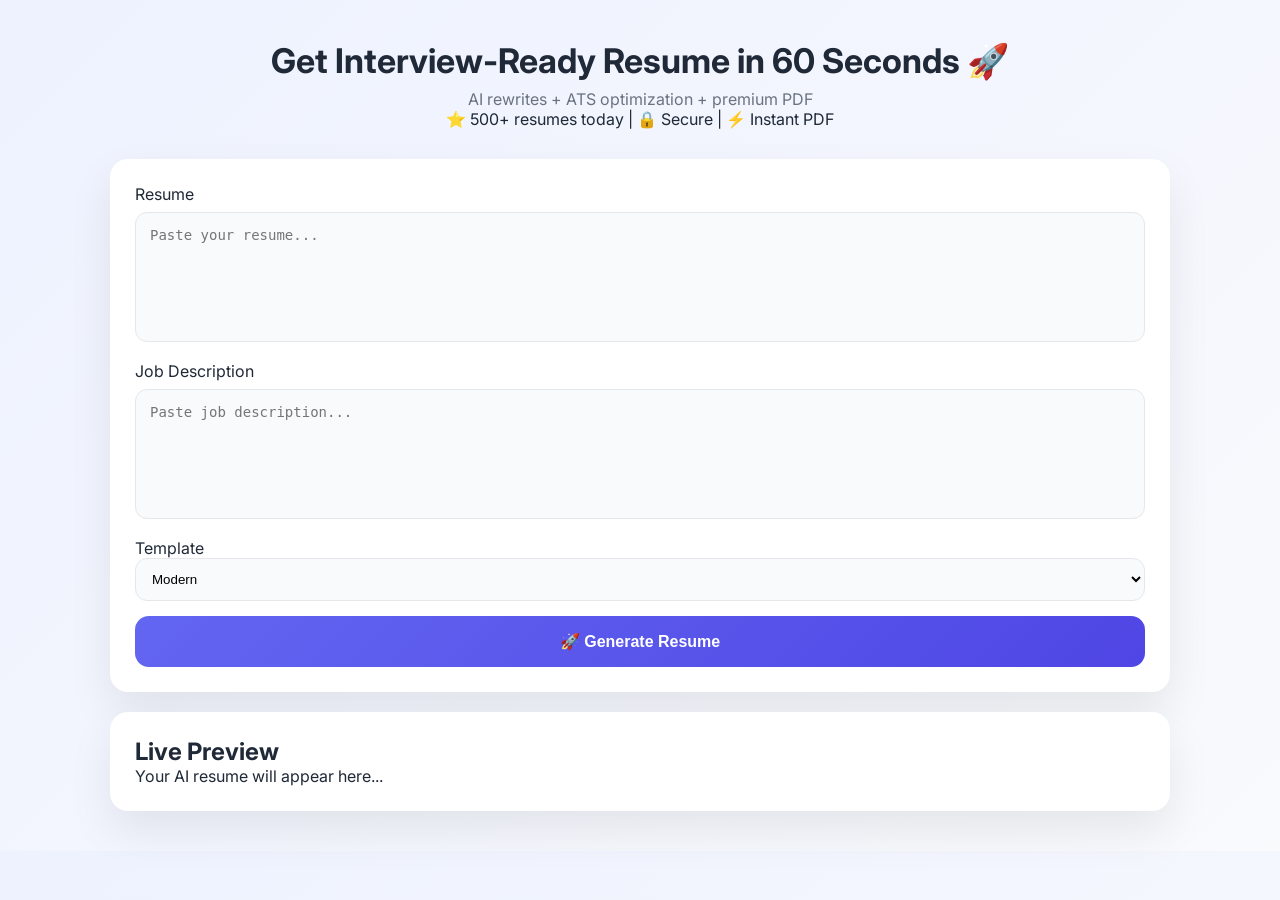
<file: frontend/index.html>
<!DOCTYPE html>
<html>
<head>
  <title>AI Resume Builder</title>

  <script src="https://checkout.razorpay.com/v1/checkout.js"></script>

  <link href="https://fonts.googleapis.com/css2?family=Inter:wght@400;600;700&display=swap" rel="stylesheet">

  <link rel="stylesheet" href="style.css">
</head>

<body>

<div class="container">

  <!-- HERO -->
  <div class="hero">
    <h1>Get Interview-Ready Resume in 60 Seconds 🚀</h1>
    <p class="subtitle">
      AI rewrites + ATS optimization + premium PDF
    </p>

    <div class="trust-bar">
      ⭐ 500+ resumes today | 🔒 Secure | ⚡ Instant PDF
    </div>
  </div>

  <!-- INPUT -->
  <div class="card">

    <label>Resume</label>
    <textarea id="resume" placeholder="Paste your resume..."></textarea>

    <label>Job Description</label>
    <textarea id="job" placeholder="Paste job description..."></textarea>

    <label>Template</label>
    <select id="template">
      <option value="modern">Modern</option>
      <option value="minimal">Minimal</option>
      <option value="creative">Creative</option>
    </select>

    <button onclick="optimizeResume()" class="main-btn">
      🚀 Generate Resume
    </button>

  </div>

  <!-- LIVE PREVIEW -->
  <div class="card">

    <h2>Live Preview</h2>

    <div id="previewBox">
      <p class="placeholder">Your AI resume will appear here...</p>
    </div>

  </div>

  <!-- ATS SCORE -->
  <div id="atsBox" class="card" style="display:none;">
    <h3>ATS Score: <span id="score">0</span>/100</h3>
    <ul id="keywords"></ul>
  </div>

  <!-- PAYMENT -->
  <div id="paymentSection" class="card" style="display:none;">

    <h2>Unlock Full Resume</h2>

    <p class="price">₹49</p>

    <p>Download premium ATS-optimized PDF</p>

    <button onclick="payNow()" class="pay-btn">
      Pay & Download
    </button>

  </div>

</div>

<script src="scripts.js"></script>

</body>
</html>
</file>
<file: frontend/style.css>
/* ==============================
   RESET
============================== */
* {
  margin: 0;
  padding: 0;
  box-sizing: border-box;
}

/* ==============================
   GLOBAL
============================== */
body {
  font-family: 'Inter', 'Segoe UI', sans-serif;
  background: linear-gradient(135deg, #eef2ff, #f8fafc);
  color: #1f2937;
}

/* ==============================
   LAYOUT
============================== */
.container {
  max-width: 1100px;
  margin: auto;
  padding: 40px 20px;
}

/* ==============================
   HERO
============================== */
.hero {
  text-align: center;
  margin-bottom: 30px;
}

.hero h1 {
  font-size: 34px;
  font-weight: 700;
}

.subtitle {
  color: #6b7280;
  margin-top: 8px;
}

/* ==============================
   CARD
============================== */
.card {
  background: #fff;
  padding: 25px;
  margin-top: 20px;
  border-radius: 18px;
  box-shadow: 0 20px 45px rgba(0,0,0,0.08);
  transition: 0.25s ease;
}

.card:hover {
  transform: translateY(-4px);
}

/* ==============================
   INPUTS
============================== */
textarea {
  width: 100%;
  height: 130px;
  padding: 14px;
  margin-top: 8px;
  margin-bottom: 15px;
  border-radius: 12px;
  border: 1px solid #e5e7eb;
  font-size: 14px;
  resize: none;
  background: #f9fafb;
  transition: 0.2s;
}

textarea:focus {
  border-color: #6366f1;
  box-shadow: 0 0 10px rgba(99,102,241,0.25);
  outline: none;
  background: #fff;
}

select {
  width: 100%;
  padding: 12px;
  border-radius: 12px;
  border: 1px solid #e5e7eb;
  margin-bottom: 15px;
  background: #f9fafb;
}

/* ==============================
   BUTTONS
============================== */
.main-btn {
  width: 100%;
  padding: 16px;
  border: none;
  border-radius: 14px;
  background: linear-gradient(135deg, #6366f1, #4f46e5);
  color: white;
  font-size: 16px;
  font-weight: 600;
  cursor: pointer;
  transition: 0.25s;
}

.main-btn:hover {
  transform: translateY(-2px);
  opacity: 0.95;
}

/* ==============================
   PREVIEW CONTAINER
============================== */
#previewBox {
  max-height: 650px;
  overflow-y: auto;
}

/* ==============================
   RESUME PREVIEW (PRINT SAFE)
============================== */
.resume-preview {
  background: white;
  width: 100%;
  max-width: 700px;
  margin: auto;
  padding: 40px;
  border-radius: 6px;
  box-shadow: 0 25px 60px rgba(0,0,0,0.12);
}

/* HEADER */
.rp-header {
  border-bottom: 2px solid #e5e7eb;
  padding-bottom: 12px;
  margin-bottom: 15px;
}

.rp-header h2 {
  font-size: 26px;
  font-weight: 700;
}

.rp-header p {
  color: #4f46e5;
  font-weight: 500;
}

.rp-header small {
  color: #6b7280;
}

/* SECTIONS */
.rp-section {
  margin-top: 18px;
  padding-top: 10px;
  border-top: 1px solid #e5e7eb;
}

.rp-section h3 {
  font-size: 12px;
  font-weight: 700;
  text-transform: uppercase;
  color: #4f46e5;
  margin-bottom: 8px;
  letter-spacing: 1px;
}

/* SKILLS */
.rp-skills {
  display: flex;
  flex-wrap: wrap;
}

.rp-skills span {
  background: #eef2ff;
  padding: 6px 10px;
  margin: 4px;
  border-radius: 999px;
  font-size: 12px;
}

/* EXPERIENCE */
.rp-job {
  margin-bottom: 12px;
}

.rp-job strong {
  font-size: 14px;
}

.rp-duration {
  font-size: 12px;
  color: #6b7280;
}

.rp-job ul {
  padding-left: 18px;
}

.rp-job li {
  font-size: 13px;
  margin-bottom: 4px;
}

/* ==============================
   LOCK OVERLAY (IMPROVED UX)
============================== */
.preview-lock {
  position: absolute;
  inset: 0;
  background: rgba(255,255,255,0.75);
  backdrop-filter: blur(4px);
  display: flex;
  align-items: center;
  justify-content: center;
  font-weight: 700;
  color: #111827;
  font-size: 16px;
}

/* wrapper needed for overlay */
.resume-preview {
  position: relative;
}

/* ==============================
   ATS BOX
============================== */
#atsBox {
  background: #eef2ff;
  border-radius: 12px;
  padding: 15px;
}

/* ==============================
   PAYMENT CARD (FIXED UX)
============================== */
#paymentSection {
  background: white;
  border: 2px solid #6366f1;
  border-radius: 18px;
  padding: 25px;
  text-align: center;

  /* safer than sticky */
  position: relative;
  margin-top: 20px;
}

/* PRICE */
.price {
  font-size: 28px;
  font-weight: 700;
}

/* PAY BUTTON */
.pay-btn {
  width: 100%;
  margin-top: 15px;
  padding: 16px;
  border: none;
  border-radius: 14px;
  background: #111827;
  color: white;
  font-size: 16px;
  font-weight: bold;
  cursor: pointer;
}

/* ==============================
   SECTIONS
============================== */
.section {
  margin-top: 25px;
}

.section h2 {
  font-size: 18px;
  margin-bottom: 10px;
}

/* ==============================
   LOADING
============================== */
.loading {
  text-align: center;
  font-size: 14px;
  color: #6b7280;
  animation: pulse 1.2s infinite;
}

@keyframes pulse {
  0% { opacity: 0.5; }
  50% { opacity: 1; }
  100% { opacity: 0.5; }
}

/* ==============================
   MOBILE
============================== */
@media (max-width: 600px) {
  .container {
    padding: 20px;
  }

  .resume-preview {
    padding: 25px;
  }
}
</file>
